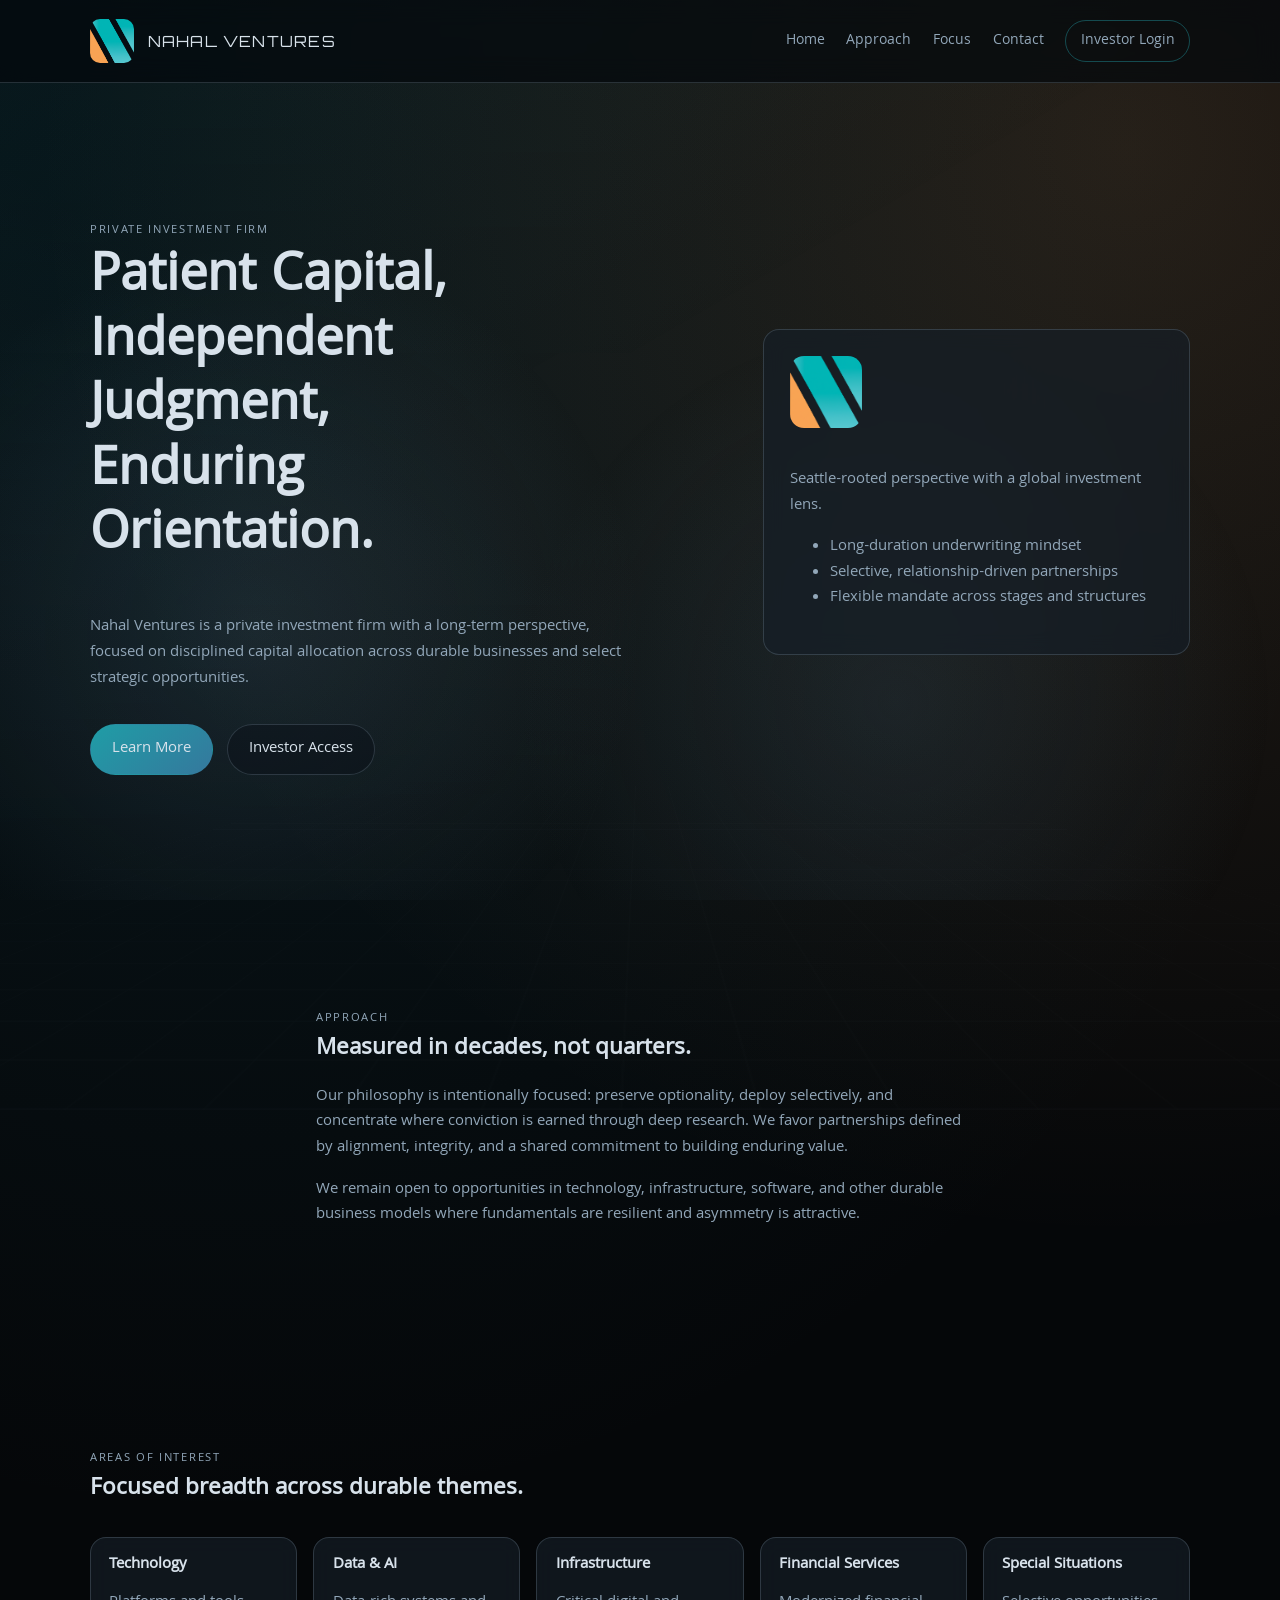
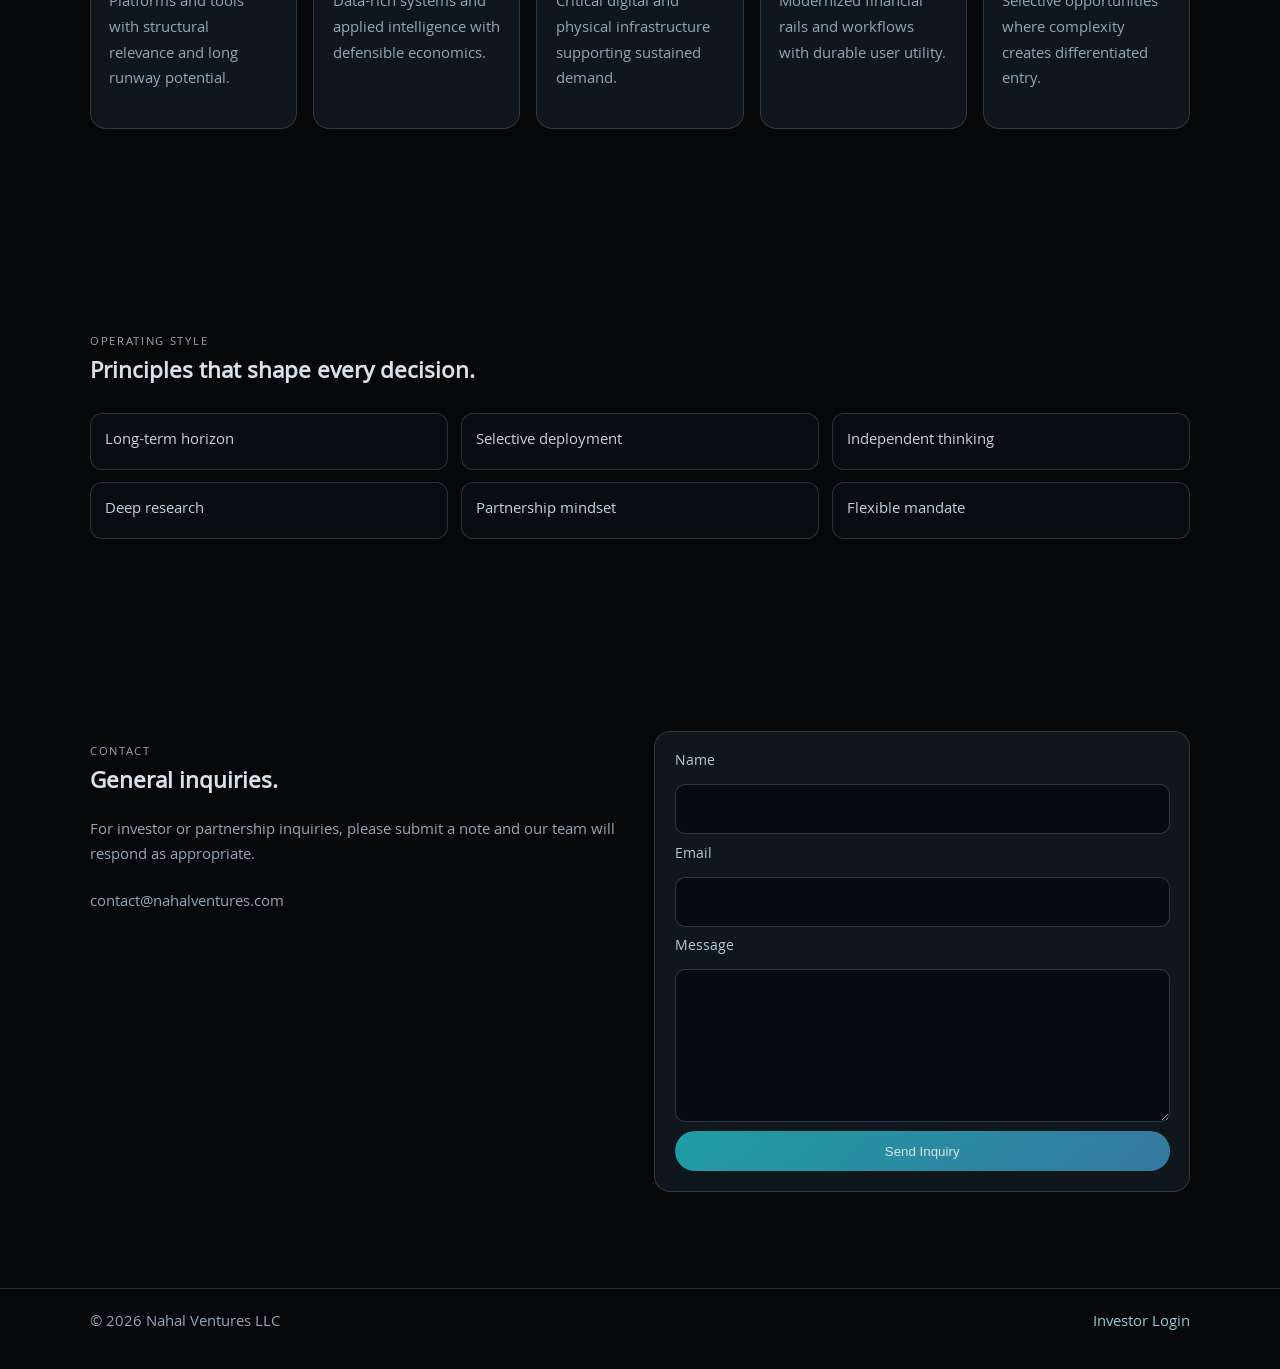
<file: index.html>
<!DOCTYPE html>
<html lang="en">
  <head>
    <meta charset="UTF-8" />
    <meta name="viewport" content="width=device-width, initial-scale=1.0" />
    <meta
      name="description"
      content="Nahal Ventures is a private investment firm focused on selective, long-term capital allocation."
    />
    <title>Nahal Ventures</title>
    <link rel="stylesheet" href="style.css" />
    <script defer src="main.js"></script>
  </head>
  <body>
    <div class="site-shell" aria-hidden="true">
      <div class="ambient ambient-water"></div>
      <div class="ambient ambient-fog"></div>
      <div class="ambient ambient-city"></div>
    </div>

    <header class="topbar">
      <div class="container nav-wrap">
        <a href="#home" class="brand" aria-label="Nahal Ventures home">
          <img src="Img/logo.png" alt="Nahal Ventures logo" class="brand-logo" />
          <span class="brand-wordmark">Nahal Ventures</span>
        </a>

        <button class="menu-toggle" id="menuToggle" aria-expanded="false" aria-controls="siteNav">
          <span></span><span></span><span></span>
          <span class="sr-only">Open navigation menu</span>
        </button>

        <nav id="siteNav" class="site-nav" aria-label="Main navigation">
          <a href="#home">Home</a>
          <a href="#approach">Approach</a>
          <a href="#focus">Focus</a>
          <a href="#contact">Contact</a>
          <a href="investor-login.html" class="investor-link">Investor Login</a>
        </nav>
      </div>
    </header>

    <main>
      <section id="home" class="hero section">
        <div class="container hero-grid fade-in">
          <div class="hero-copy">
            <p class="eyebrow">Private Investment Firm</p>
            <h1>Patient Capital, Independent Judgment, Enduring Orientation.</h1>
            <p class="hero-subhead">
              Nahal Ventures is a private investment firm with a long-term perspective,
              focused on disciplined capital allocation across durable businesses and select
              strategic opportunities.
            </p>
            <div class="hero-actions">
              <a class="btn btn-primary" href="#approach">Learn More</a>
              <a class="btn btn-secondary" href="investor-login.html">Investor Access</a>
            </div>
          </div>
          <aside class="hero-panel" aria-label="Firm profile highlight">
            <img src="Img/logo.png" alt="Nahal Ventures emblem" class="hero-logo" />
            <p>Seattle-rooted perspective with a global investment lens.</p>
            <ul>
              <li>Long-duration underwriting mindset</li>
              <li>Selective, relationship-driven partnerships</li>
              <li>Flexible mandate across stages and structures</li>
            </ul>
          </aside>
        </div>
      </section>

      <section id="approach" class="section">
        <div class="container narrow fade-in">
          <p class="section-kicker">Approach</p>
          <h2>Measured in decades, not quarters.</h2>
          <p>
            Our philosophy is intentionally focused: preserve optionality, deploy selectively,
            and concentrate where conviction is earned through deep research. We favor
            partnerships defined by alignment, integrity, and a shared commitment to building
            enduring value.
          </p>
          <p>
            We remain open to opportunities in technology, infrastructure, software, and other
            durable business models where fundamentals are resilient and asymmetry is
            attractive.
          </p>
        </div>
      </section>

      <section id="focus" class="section">
        <div class="container fade-in">
          <p class="section-kicker">Areas of Interest</p>
          <h2>Focused breadth across durable themes.</h2>
          <div class="focus-grid">
            <article class="glass-card">
              <h3>Technology</h3>
              <p>Platforms and tools with structural relevance and long runway potential.</p>
            </article>
            <article class="glass-card">
              <h3>Data &amp; AI</h3>
              <p>Data-rich systems and applied intelligence with defensible economics.</p>
            </article>
            <article class="glass-card">
              <h3>Infrastructure</h3>
              <p>Critical digital and physical infrastructure supporting sustained demand.</p>
            </article>
            <article class="glass-card">
              <h3>Financial Services</h3>
              <p>Modernized financial rails and workflows with durable user utility.</p>
            </article>
            <article class="glass-card">
              <h3>Special Situations</h3>
              <p>Selective opportunities where complexity creates differentiated entry.</p>
            </article>
          </div>
        </div>
      </section>

      <section class="section">
        <div class="container fade-in">
          <p class="section-kicker">Operating Style</p>
          <h2>Principles that shape every decision.</h2>
          <div class="principles-grid" role="list" aria-label="Nahal Ventures principles">
            <div role="listitem">Long-term horizon</div>
            <div role="listitem">Selective deployment</div>
            <div role="listitem">Independent thinking</div>
            <div role="listitem">Deep research</div>
            <div role="listitem">Partnership mindset</div>
            <div role="listitem">Flexible mandate</div>
          </div>
        </div>
      </section>

      <section id="contact" class="section">
        <div class="container contact-wrap fade-in">
          <div>
            <p class="section-kicker">Contact</p>
            <h2>General inquiries.</h2>
            <p>
              For investor or partnership inquiries, please submit a note and our team will
              respond as appropriate.
            </p>
            <p class="contact-email">contact@nahalventures.com</p>
          </div>
          <form class="contact-form" action="#" method="post">
            <label for="name">Name</label>
            <input id="name" name="name" type="text" autocomplete="name" required />

            <label for="email">Email</label>
            <input id="email" name="email" type="email" autocomplete="email" required />

            <label for="message">Message</label>
            <textarea id="message" name="message" rows="5" required></textarea>

            <button type="submit" class="btn btn-primary">Send Inquiry</button>
          </form>
        </div>
      </section>
    </main>

    <footer class="footer">
      <div class="container footer-inner">
        <span>© <span id="year"></span> Nahal Ventures LLC</span>
        <a href="investor-login.html">Investor Login</a>
      </div>
    </footer>
  </body>
</html>
</file>
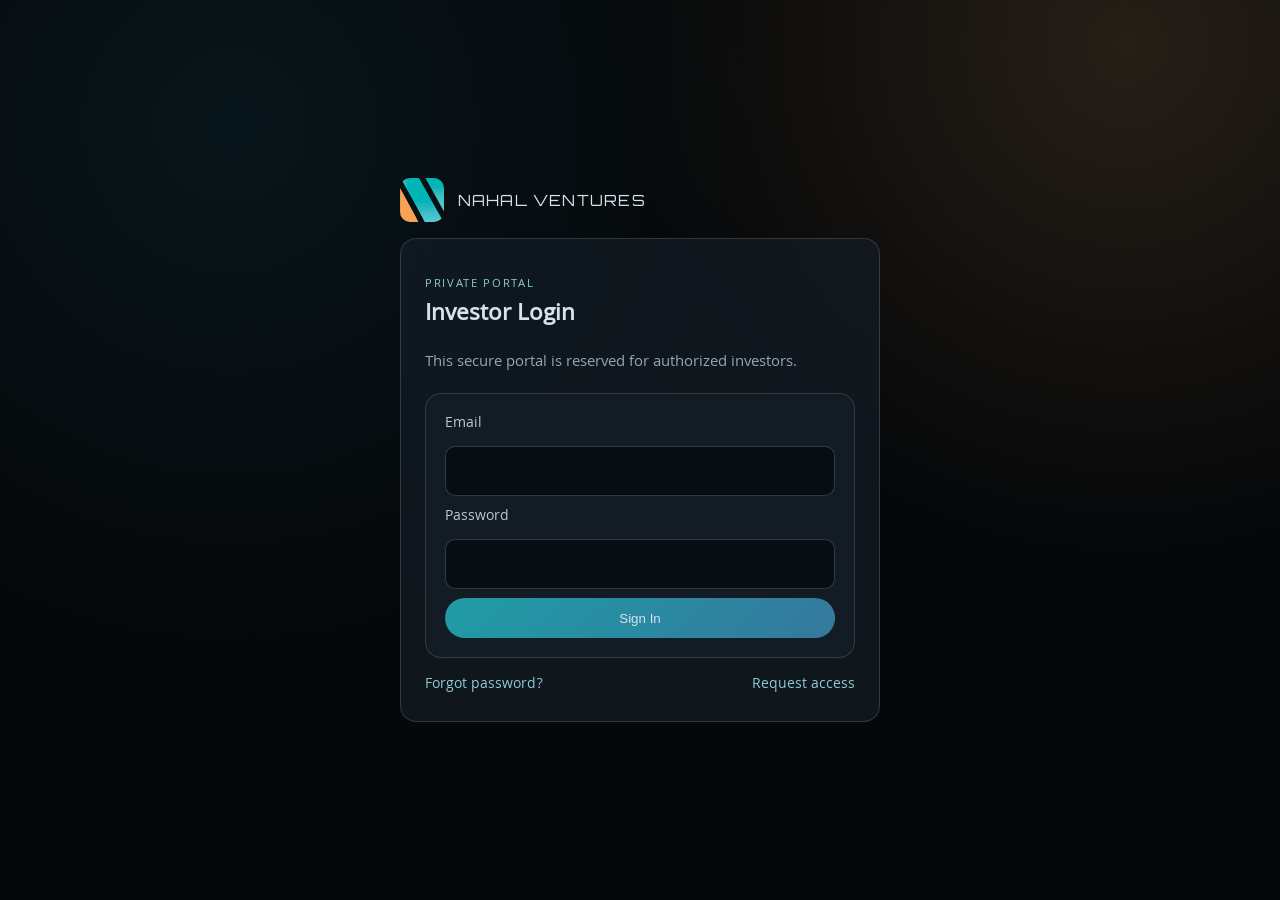
<file: investor-login.html>
<!DOCTYPE html>
<html lang="en">
  <head>
    <meta charset="UTF-8" />
    <meta name="viewport" content="width=device-width, initial-scale=1.0" />
    <meta name="description" content="Investor access portal for Nahal Ventures." />
    <title>Investor Login | Nahal Ventures</title>
    <link rel="stylesheet" href="style.css" />
  </head>
  <body class="login-body">
    <main class="login-main">
      <a href="main.html" class="brand login-brand" aria-label="Return to Nahal Ventures home">
        <img src="Img/logo.png" alt="Nahal Ventures logo" class="brand-logo" />
        <span class="brand-wordmark">Nahal Ventures</span>
      </a>

      <section class="login-card" aria-labelledby="investor-login-title">
        <p class="eyebrow">Private Portal</p>
        <h1 id="investor-login-title">Investor Login</h1>
        <p class="login-copy">
          This secure portal is reserved for authorized investors.
        </p>

        <form class="contact-form" action="#" method="post">
          <label for="investor-email">Email</label>
          <input id="investor-email" name="email" type="email" autocomplete="email" required />

          <label for="investor-password">Password</label>
          <input
            id="investor-password"
            name="password"
            type="password"
            autocomplete="current-password"
            required
          />

          <button type="submit" class="btn btn-primary">Sign In</button>
        </form>

        <div class="login-links">
          <a href="#">Forgot password?</a>
          <a href="#">Request access</a>
        </div>
      </section>
    </main>
  </body>
</html>
</file>
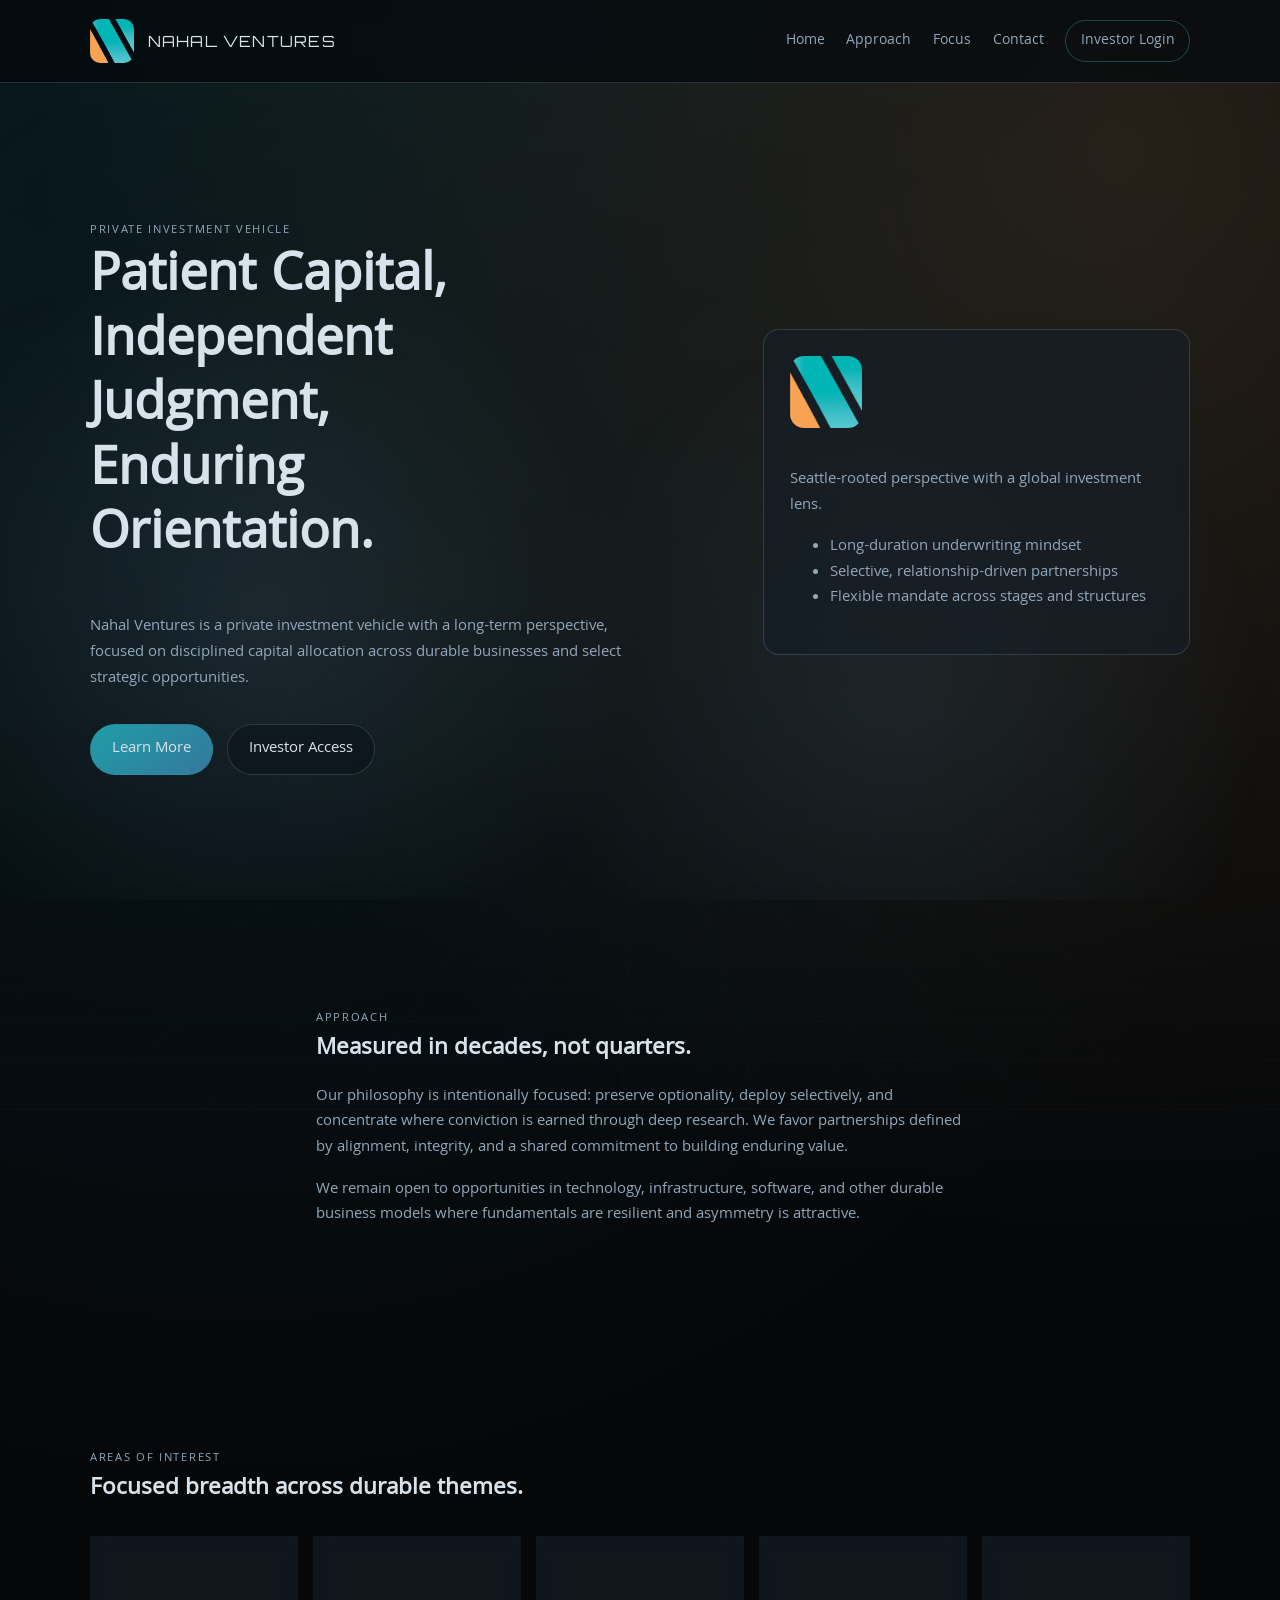
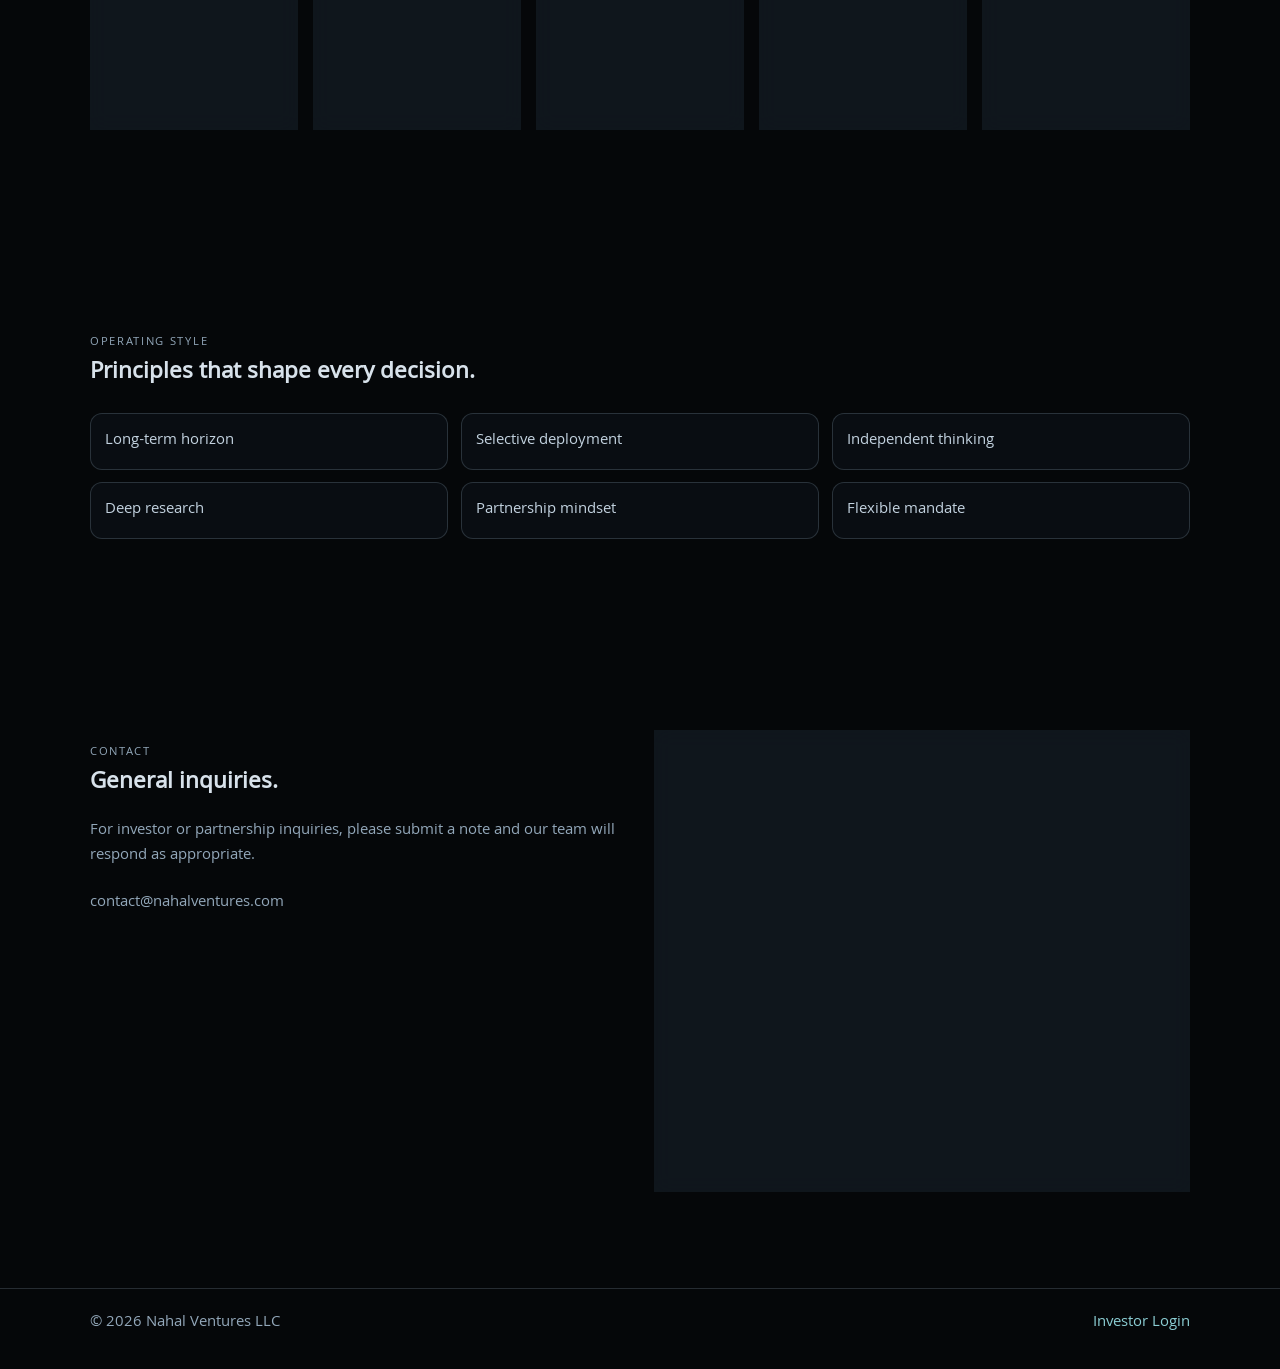
<file: main.html>
<!DOCTYPE html>
<html lang="en">
  <head>
    <meta charset="UTF-8" />
    <meta name="viewport" content="width=device-width, initial-scale=1.0" />
    <meta
      name="description"
      content="Nahal Ventures is a private investment vehicle focused on selective, long-term capital allocation."
    />
    <title>Nahal Ventures</title>
    <link rel="stylesheet" href="style.css" />
    <script defer src="main.js"></script>
  </head>
  <body>
    <div class="site-shell" aria-hidden="true">
      <div class="ambient ambient-water"></div>
      <div class="ambient ambient-fog"></div>
      <div class="ambient ambient-city"></div>
    </div>

    <header class="topbar">
      <div class="container nav-wrap">
        <a href="#home" class="brand" aria-label="Nahal Ventures home">
          <img src="Img/logo.png" alt="Nahal Ventures logo" class="brand-logo" />
          <span class="brand-wordmark">Nahal Ventures</span>
        </a>

        <button class="menu-toggle" id="menuToggle" aria-expanded="false" aria-controls="siteNav">
          <span></span><span></span><span></span>
          <span class="sr-only">Open navigation menu</span>
        </button>

        <nav id="siteNav" class="site-nav" aria-label="Main navigation">
          <a href="#home">Home</a>
          <a href="#approach">Approach</a>
          <a href="#focus">Focus</a>
          <a href="#contact">Contact</a>
          <a href="investor-login.html" class="investor-link">Investor Login</a>
        </nav>
      </div>
    </header>

    <main>
      <section id="home" class="hero section">
        <div class="container hero-grid fade-in">
          <div class="hero-copy">
            <p class="eyebrow">Private Investment Vehicle</p>
            <h1>Patient Capital, Independent Judgment, Enduring Orientation.</h1>
            <p class="hero-subhead">
              Nahal Ventures is a private investment vehicle with a long-term perspective,
              focused on disciplined capital allocation across durable businesses and select
              strategic opportunities.
            </p>
            <div class="hero-actions">
              <a class="btn btn-primary" href="#approach">Learn More</a>
              <a class="btn btn-secondary" href="investor-login.html">Investor Access</a>
            </div>
          </div>
          <aside class="hero-panel" aria-label="Firm profile highlight">
            <img src="Img/logo.png" alt="Nahal Ventures emblem" class="hero-logo" />
            <p>Seattle-rooted perspective with a global investment lens.</p>
            <ul>
              <li>Long-duration underwriting mindset</li>
              <li>Selective, relationship-driven partnerships</li>
              <li>Flexible mandate across stages and structures</li>
            </ul>
          </aside>
        </div>
      </section>

      <section id="approach" class="section">
        <div class="container narrow fade-in">
          <p class="section-kicker">Approach</p>
          <h2>Measured in decades, not quarters.</h2>
          <p>
            Our philosophy is intentionally focused: preserve optionality, deploy selectively,
            and concentrate where conviction is earned through deep research. We favor
            partnerships defined by alignment, integrity, and a shared commitment to building
            enduring value.
          </p>
          <p>
            We remain open to opportunities in technology, infrastructure, software, and other
            durable business models where fundamentals are resilient and asymmetry is
            attractive.
          </p>
        </div>
      </section>

      <section id="focus" class="section">
        <div class="container fade-in">
          <p class="section-kicker">Areas of Interest</p>
          <h2>Focused breadth across durable themes.</h2>
          <div class="focus-grid">
            <article class="glass-card">
              <h3>Technology</h3>
              <p>Platforms and tools with structural relevance and long runway potential.</p>
            </article>
            <article class="glass-card">
              <h3>Data &amp; AI</h3>
              <p>Data-rich systems and applied intelligence with defensible economics.</p>
            </article>
            <article class="glass-card">
              <h3>Infrastructure</h3>
              <p>Critical digital and physical infrastructure supporting sustained demand.</p>
            </article>
            <article class="glass-card">
              <h3>Financial Services</h3>
              <p>Modernized financial rails and workflows with durable user utility.</p>
            </article>
            <article class="glass-card">
              <h3>Special Situations</h3>
              <p>Selective opportunities where complexity creates differentiated entry.</p>
            </article>
          </div>
        </div>
      </section>

      <section class="section">
        <div class="container fade-in">
          <p class="section-kicker">Operating Style</p>
          <h2>Principles that shape every decision.</h2>
          <div class="principles-grid" role="list" aria-label="Nahal Ventures principles">
            <div role="listitem">Long-term horizon</div>
            <div role="listitem">Selective deployment</div>
            <div role="listitem">Independent thinking</div>
            <div role="listitem">Deep research</div>
            <div role="listitem">Partnership mindset</div>
            <div role="listitem">Flexible mandate</div>
          </div>
        </div>
      </section>

      <section id="contact" class="section">
        <div class="container contact-wrap fade-in">
          <div>
            <p class="section-kicker">Contact</p>
            <h2>General inquiries.</h2>
            <p>
              For investor or partnership inquiries, please submit a note and our team will
              respond as appropriate.
            </p>
            <p class="contact-email">contact@nahalventures.com</p>
          </div>
          <form class="contact-form" action="#" method="post">
            <label for="name">Name</label>
            <input id="name" name="name" type="text" autocomplete="name" required />

            <label for="email">Email</label>
            <input id="email" name="email" type="email" autocomplete="email" required />

            <label for="message">Message</label>
            <textarea id="message" name="message" rows="5" required></textarea>

            <button type="submit" class="btn btn-primary">Send Inquiry</button>
          </form>
        </div>
      </section>
    </main>

    <footer class="footer">
      <div class="container footer-inner">
        <span>© <span id="year"></span> Nahal Ventures LLC</span>
        <a href="investor-login.html">Investor Login</a>
      </div>
    </footer>
  </body>
</html>
</file>
<file: style.css>
@font-face {
  font-family: "Khula";
  src: url("fonts/Khula/Khula-Regular.ttf") format("truetype");
  font-display: swap;
}

@font-face {
  font-family: "Orbitron";
  src: url("fonts/Orbitron/Orbitron-VariableFont_wght.ttf") format("truetype");
  font-display: swap;
}

:root {
  --bg: #050709;
  --panel: #0f151c;
  --panel-soft: rgba(22, 30, 39, 0.68);
  --text: #d8e2eb;
  --muted: #92a7b9;
  --line: rgba(169, 194, 214, 0.2);
  --teal: #26bec9;
  --mist: #8bcdd3;
  --gold: #f0ad6b;
  --evergreen: #5f8c82;
}

* {
  box-sizing: border-box;
}

html {
  scroll-behavior: smooth;
}

body {
  margin: 0;
  font-family: "Khula", system-ui, -apple-system, sans-serif;
  background: radial-gradient(circle at 18% 14%, rgba(31, 127, 153, 0.12), transparent 40%),
    radial-gradient(circle at 88% 5%, rgba(240, 173, 107, 0.14), transparent 36%), var(--bg);
  color: var(--text);
  line-height: 1.6;
  min-height: 100vh;
  overflow-x: hidden;
}

.site-shell {
  position: fixed;
  inset: 0;
  pointer-events: none;
  z-index: -1;
}

.ambient {
  position: absolute;
  inset: 0;
}

.ambient-water {
  background: linear-gradient(150deg, rgba(38, 190, 201, 0.07), transparent 45%),
    linear-gradient(35deg, rgba(139, 205, 211, 0.08), transparent 42%);
  mask-image: linear-gradient(to bottom, rgba(0, 0, 0, 0.85), transparent 95%);
}

.ambient-fog {
  background: radial-gradient(circle at 20% 70%, rgba(100, 125, 146, 0.18), transparent 32%),
    radial-gradient(circle at 70% 78%, rgba(64, 94, 116, 0.2), transparent 33%);
}

.ambient-city {
  background-image: linear-gradient(to top, rgba(154, 170, 190, 0.11) 1px, transparent 1px),
    linear-gradient(to right, rgba(154, 170, 190, 0.05) 1px, transparent 1px);
  background-size: 100% 36px, 70px 100%;
  opacity: 0.15;
  transform: perspective(500px) rotateX(67deg) translateY(30%);
  transform-origin: bottom;
}

.container {
  width: min(1100px, calc(100% - 3rem));
  margin: 0 auto;
}

.section {
  padding: 6rem 0;
}

.topbar {
  position: sticky;
  top: 0;
  backdrop-filter: blur(12px);
  background: rgba(4, 8, 12, 0.7);
  border-bottom: 1px solid var(--line);
  z-index: 99;
}

.nav-wrap {
  min-height: 82px;
  display: flex;
  align-items: center;
  justify-content: space-between;
  gap: 1.25rem;
}

.brand {
  display: inline-flex;
  align-items: center;
  gap: 0.85rem;
  text-decoration: none;
  color: var(--text);
}

.brand-logo {
  width: 44px;
  height: 44px;
  border-radius: 10px;
}

.brand-wordmark {
  font-family: "Orbitron", "Khula", sans-serif;
  letter-spacing: 0.08em;
  font-size: 0.96rem;
  text-transform: uppercase;
}

.site-nav {
  display: flex;
  align-items: center;
  gap: 1.35rem;
}

.site-nav a {
  color: var(--muted);
  text-decoration: none;
  font-size: 0.94rem;
  transition: color 0.2s ease, transform 0.2s ease;
}

.site-nav a:hover,
.site-nav a:focus-visible {
  color: var(--text);
  transform: translateY(-1px);
}

.investor-link {
  border: 1px solid rgba(38, 190, 201, 0.35);
  padding: 0.52rem 0.9rem;
  border-radius: 999px;
}

.menu-toggle {
  display: none;
  background: transparent;
  border: none;
  width: 44px;
  height: 44px;
  padding: 0.5rem;
}

.menu-toggle span {
  display: block;
  height: 2px;
  width: 100%;
  background: var(--text);
  margin: 0.34rem 0;
}

.hero {
  min-height: calc(100vh - 82px);
  display: grid;
  align-items: center;
}

.hero-grid {
  display: grid;
  grid-template-columns: 1.2fr 0.8fr;
  gap: 2.1rem;
  align-items: center;
}

.eyebrow,
.section-kicker {
  letter-spacing: 0.14em;
  text-transform: uppercase;
  color: var(--mist);
  font-size: 0.75rem;
  margin-bottom: 0.5rem;
}

h1,
h2,
h3 {
  margin-top: 0;
  line-height: 1.2;
}

.hero h1 {
  font-size: clamp(2rem, 4.2vw, 3.5rem);
  max-width: 16ch;
}

.hero-subhead {
  color: var(--muted);
  max-width: 60ch;
}

.hero-actions {
  margin-top: 2rem;
  display: flex;
  flex-wrap: wrap;
  gap: 0.9rem;
}

.btn {
  display: inline-flex;
  align-items: center;
  justify-content: center;
  text-decoration: none;
  border-radius: 999px;
  padding: 0.72rem 1.3rem;
  border: 1px solid transparent;
  color: var(--text);
  cursor: pointer;
  transition: transform 0.25s ease, border-color 0.25s ease, background 0.25s ease;
}

.btn:hover,
.btn:focus-visible {
  transform: translateY(-2px);
}

.btn-primary {
  background: linear-gradient(140deg, #1f9da6, #35789d);
}

.btn-secondary {
  border-color: var(--line);
  background: rgba(11, 17, 25, 0.5);
}

.hero-panel,
.glass-card,
.contact-form,
.login-card {
  border: 1px solid var(--line);
  background: var(--panel-soft);
  backdrop-filter: blur(10px);
  border-radius: 16px;
}

.hero-panel {
  padding: 1.6rem;
}

.hero-logo {
  width: 72px;
  height: 72px;
  border-radius: 14px;
  margin-bottom: 0.85rem;
}

.hero-panel p,
.hero-panel li,
.section p {
  color: var(--muted);
}

.narrow {
  max-width: 72ch;
}

.focus-grid {
  margin-top: 2rem;
  display: grid;
  grid-template-columns: repeat(5, minmax(0, 1fr));
  gap: 1rem;
}

.glass-card {
  padding: 1.15rem;
  transition: border-color 0.2s ease, transform 0.25s ease;
}

.glass-card:hover {
  border-color: rgba(139, 205, 211, 0.55);
  transform: translateY(-4px);
}

.glass-card h3 {
  font-size: 1rem;
  margin-bottom: 0.5rem;
}

.principles-grid {
  margin-top: 1.5rem;
  display: grid;
  grid-template-columns: repeat(3, minmax(0, 1fr));
  gap: 0.8rem;
}

.principles-grid div {
  border: 1px solid var(--line);
  border-radius: 12px;
  padding: 0.9rem;
  color: #c3d2df;
  background: rgba(13, 19, 27, 0.58);
}

.contact-wrap {
  display: grid;
  grid-template-columns: 1fr 1fr;
  gap: 1.8rem;
  align-items: start;
}

.contact-form {
  padding: 1.2rem;
  display: grid;
  gap: 0.6rem;
}

label {
  color: #b7cad7;
  font-size: 0.92rem;
}

input,
textarea {
  width: 100%;
  background: rgba(3, 7, 11, 0.65);
  border: 1px solid rgba(147, 171, 192, 0.28);
  border-radius: 10px;
  padding: 0.7rem 0.8rem;
  color: var(--text);
  font: inherit;
}

input:focus-visible,
textarea:focus-visible {
  outline: 2px solid rgba(38, 190, 201, 0.45);
  outline-offset: 2px;
}

.contact-email {
  color: #d9e8f5;
  margin-top: 1.3rem;
}

.footer {
  border-top: 1px solid var(--line);
  padding: 1.4rem 0 2rem;
}

.footer-inner {
  display: flex;
  justify-content: space-between;
  flex-wrap: wrap;
  gap: 0.8rem;
  color: var(--muted);
}

.footer a {
  color: var(--mist);
  text-decoration: none;
}

.login-body {
  display: grid;
  min-height: 100vh;
  place-items: center;
}

.login-main {
  width: min(480px, calc(100% - 2rem));
}

.login-brand {
  justify-content: center;
  margin-bottom: 1rem;
}

.login-card {
  padding: 1.5rem;
}

.login-copy {
  color: var(--muted);
  margin-bottom: 1rem;
}

.login-links {
  display: flex;
  justify-content: space-between;
  margin-top: 0.9rem;
  flex-wrap: wrap;
  gap: 0.5rem;
}

.login-links a {
  color: var(--mist);
  text-decoration: none;
  font-size: 0.94rem;
}

.fade-in {
  opacity: 0;
  transform: translateY(16px);
  transition: opacity 0.8s ease, transform 0.8s ease;
}

.fade-in.visible {
  opacity: 1;
  transform: translateY(0);
}

.sr-only {
  position: absolute;
  width: 1px;
  height: 1px;
  padding: 0;
  margin: -1px;
  overflow: hidden;
  clip: rect(0, 0, 0, 0);
  border: 0;
}

@media (max-width: 1024px) {
  .focus-grid {
    grid-template-columns: repeat(2, minmax(0, 1fr));
  }

  .hero-grid,
  .contact-wrap {
    grid-template-columns: 1fr;
  }
}

@media (max-width: 760px) {
  .menu-toggle {
    display: inline-block;
  }

  .site-nav {
    position: absolute;
    top: 82px;
    right: 1.5rem;
    width: min(280px, calc(100% - 3rem));
    background: rgba(8, 13, 19, 0.97);
    border: 1px solid var(--line);
    border-radius: 12px;
    padding: 0.8rem;
    display: none;
    flex-direction: column;
    align-items: stretch;
  }

  .site-nav.open {
    display: flex;
  }

  .investor-link {
    text-align: center;
  }

  .principles-grid {
    grid-template-columns: 1fr 1fr;
  }
}

@media (max-width: 520px) {
  .section {
    padding: 4.5rem 0;
  }

  .brand-wordmark {
    font-size: 0.84rem;
  }

  .focus-grid,
  .principles-grid {
    grid-template-columns: 1fr;
  }
}
</file>
